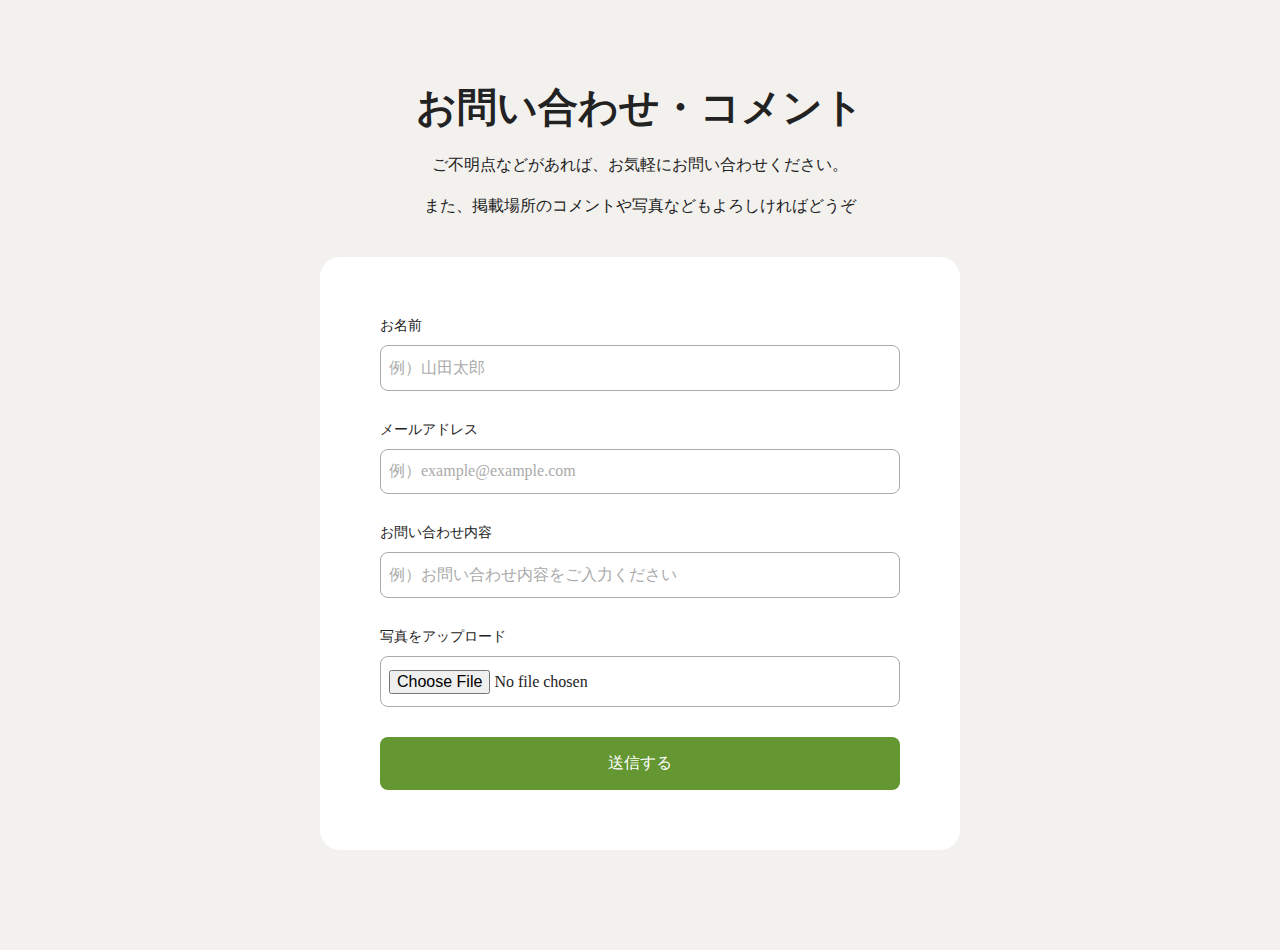
<file: contact.html>
<!DOCTYPE html>
<html lang="ja">
<head>
    <meta charset="UTF-8">
    <meta name="viewport" content="width=device-width, initial-scale=1.0">
    <title>Document</title>
    <link rel="stylesheet" href="recet.css">
    <link rel="stylesheet" href="contact_style.css">
</head>
<body>
    <main class="lower-main">
        <div class="lower-heading-group">
            <h2>お問い合わせ・コメント</h2>
            <p>ご不明点などがあれば、お気軽にお問い合わせください。</p>
            <p>また、掲載場所のコメントや写真などもよろしければどうぞ</p>
        </div>
        <form class="form-box" action="https://api.staticforms.xyz/submit" method="post">
            <input type="hidden" name="accessKey" value="sf_jbml731hb1mc513j4e3l5hc9">
            <input type="hidden" name="redirectTo" value="https://www.sus.ac.jp/">
            <div class="form-item">
                <label>お名前</label>
                <input type="text" name="name" placeholder="例）山田太郎">
            </div>
            <div class="form-item">
                <label>メールアドレス</label>
                <input type="text" name="name" placeholder="例）example@example.com">
            </div>
            <div class="form-item">
                <label>お問い合わせ内容</label>
                <input type="text" name="name" placeholder="例）お問い合わせ内容をご入力ください">
            </div>
            <div class="form-item">
            <label for="photo">写真をアップロード</label>
            <input type="file" id="photo" name="photo" accept="image/*">
          </div>
            <div class="form-item">
              <button type="submit">送信する</button>
            </div>

        </form>
    </main>
    
</body>
</html>
</file>
<file: recet.css>
@charset "utf-8";body,div,dl,dt,dd,ul,ol,li,h1,h2,h3,h4,h5,h6,pre,code,form,fieldset,legend,input,textarea,p,blockquote,th,td,xmp{margin:0;padding:0}table{border-collapse:collapse;border-spacing:0}fieldset,img{border:0}ol,ul{list-style:none}caption,th{text-align:left}h1,h2,h3,h4,h5,h6{font-size:100%;font-weight:normal}*{box-sizing: border-box;}body{color:#222;background-color:#fff;}img{max-width:100%;vertical-align:bottom;}input,textarea,select{font-family:inherit;font-size:inherit;font-weight:inherit;font-size:100%}a{color:inherit;text-decoration:none;}a,button{cursor:pointer;}
</file>
<file: contact_style.css>
.lower-main {
    padding: 80px 0 100px;
    background-color: #f3f1ee;
}.lower-main {
    padding: 80px 0 100px;
    background-color: #f3f1ee;
}

.lower-heading-group {
    text-align: center;
    display: grid;
    justify-items: center;
    gap: 20px;
    margin: 0 0 40px;

    h2 {
        font-size: 40px;
        font-weight: 700;
    }
}

.form-box {
    max-width: 640px;
    margin: 0 auto;
    border-radius: 20px;
    padding: 60px;
    background-color: #FFF;
    box-shadow: 0 24px 40px rgb(0, 0, 0/0.08);
}

.form-item {
    display: grid;
    gap: 10px;

    label {
    font-size: 14px;
    }

+ .form-item {
    margin-top: 30px;
}

input,
textarea {
    border: 1px solid #aaa;
    padding: 0.8em 0.5em;
    border-radius: 8px;

    &::placeholder {
        color: #aaa;
    }
}

    textarea {
        resize: none;
    }

    button {
        font-size: 16px;
        display: inline-block;
        color: #fff;
        background-color: #649631;
        border: none;
        padding: 1em 2em;
        border-radius: 8px;

        &:hover {
            background-color: #517521;
        }
    }
}
.lower-heading-group {
    text-align: center;
    display: grid;
    justify-items: center;
    gap: 20px;
    margin: 0 0 40px;

    h2 {
        font-size: 40px;
        font-weight: 700;
    }
}

.form-box {
    max-width: 640px;
    margin: 0 auto;
    border-radius: 20px;
    padding: 60px;
    background-color: #FFF;
    box-shadow: 0 24px 40px rgb(0, 0, 0/0.08);
}

.form-item {
    display: grid;
    gap: 10px;

    label {
    font-size: 14px;
    }

+ .form-item {
    margin-top: 30px;
}
}
</file>
